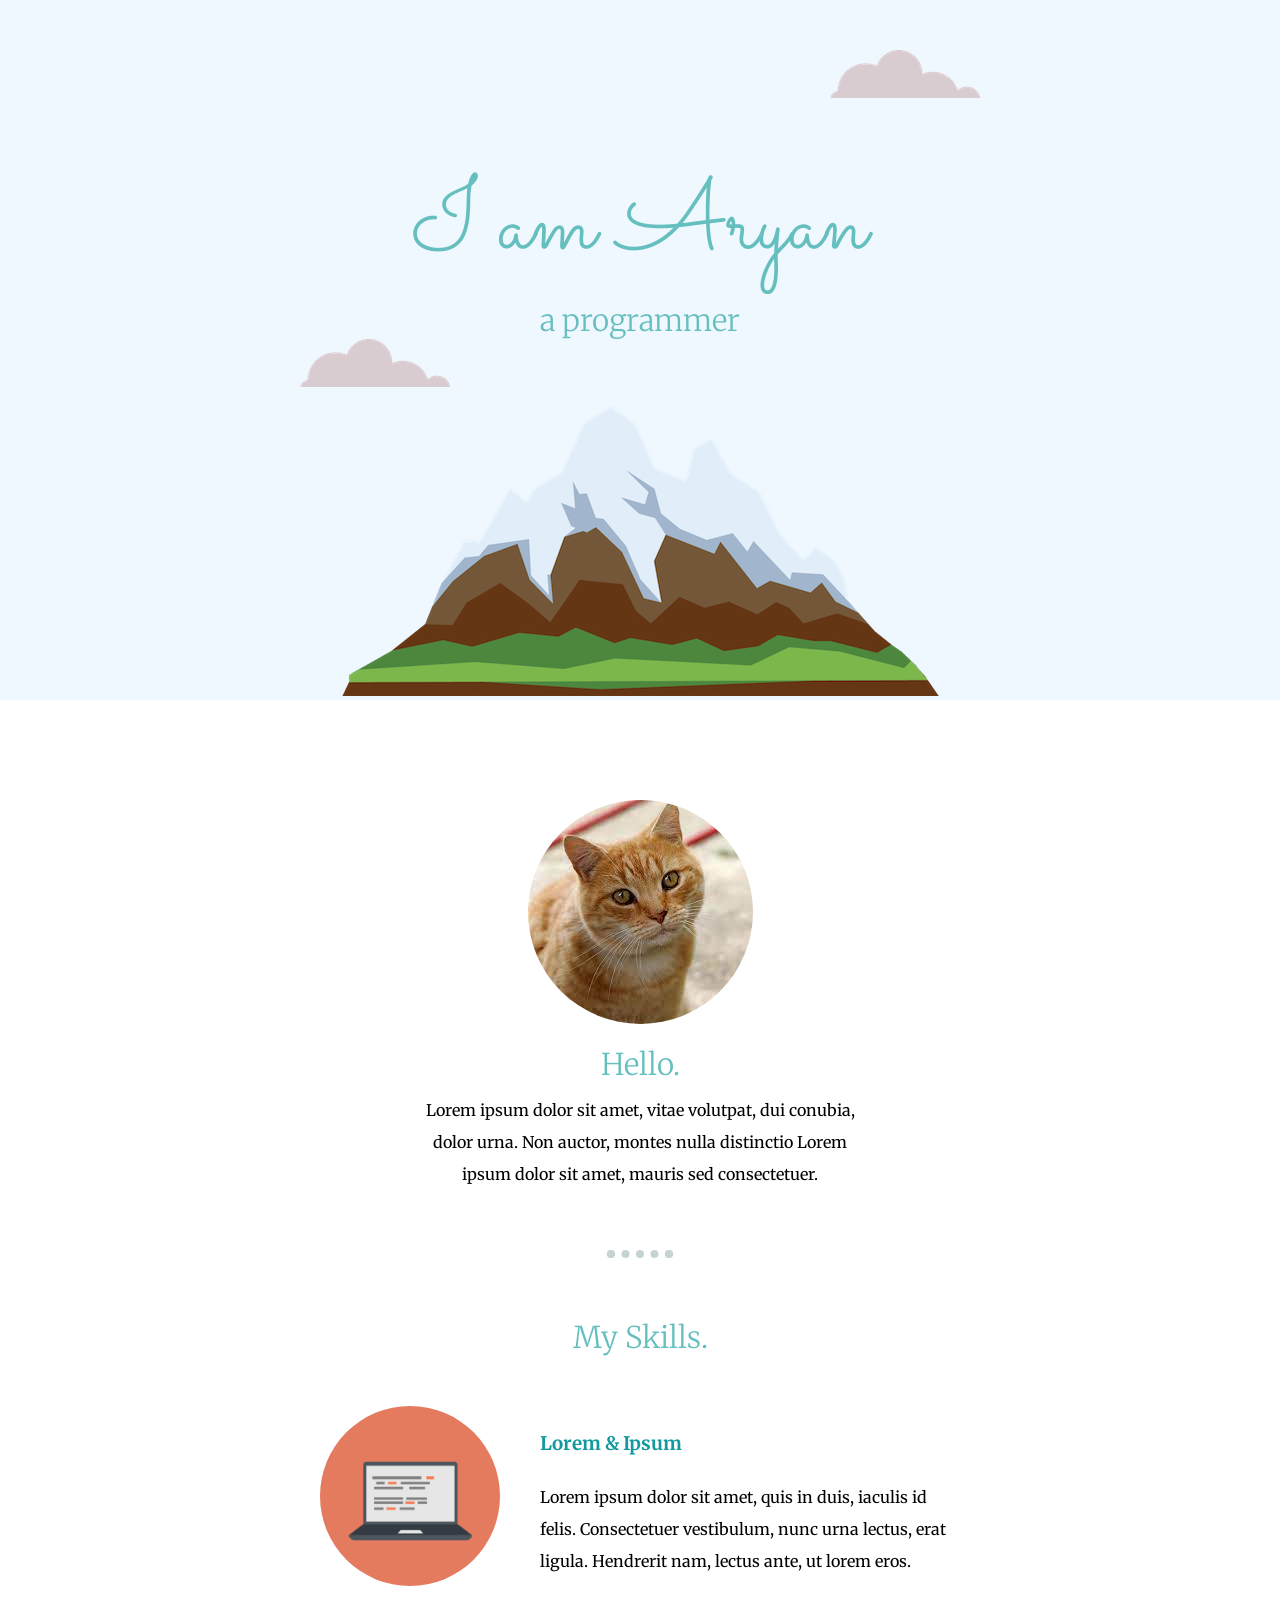
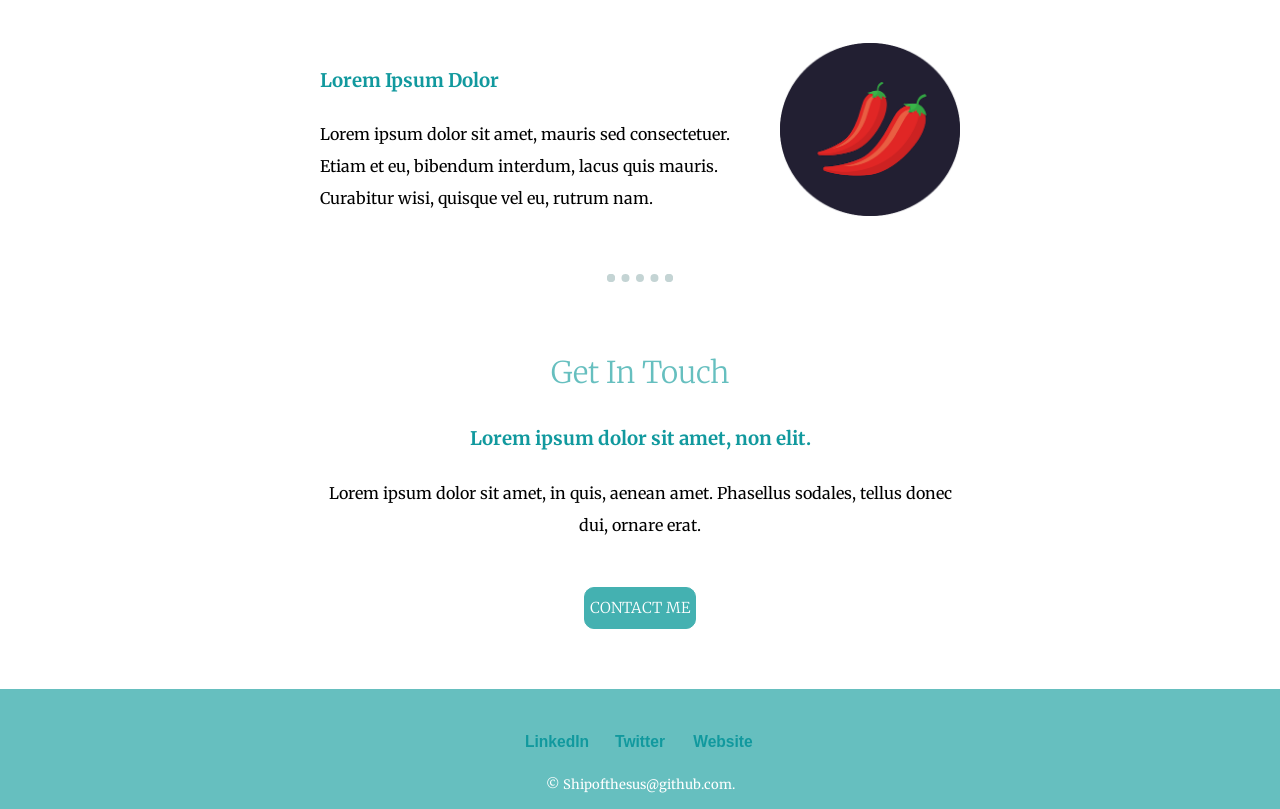
<file: index.html>
<!DOCTYPE html>
<html lang="en">
<head>
    <meta charset="UTF-8">
    <meta http-equiv="X-UA-Compatible" content="IE=edge">
    <meta name="viewport" content="width=device-width, initial-scale=1.0">
    <title>Aryan Gupta</title>
    <link rel="stylesheet" href="css/style.css">
    <link rel="icon" href="images/favicon.ico">
    <link href="https://fonts.googleapis.com/css2?family=Merriweather&family=Sacramento&display=swap" rel="stylesheet">

</head>
<body>
    <div class="upperblock">
        <img class="cloud1" src="images/cloud.png" alt="clouds">
        <h1>I am Aryan</h1>
        <h2>a programmer</h2>
        <img class="cloud2" src="images/cloud.png" alt="clouds">
        <img class="mountain" src="images/mountain.png">


    </div>
    <div class="middle-container">
        <div class="profile">
          <img style="border-radius: 100%;" src="images/cat.png" alt="cat">
          <h2>Hello.</h2>
          <p class="intro">Lorem ipsum dolor sit amet, vitae volutpat, dui conubia, dolor urna. Non auctor, montes nulla distinctio Lorem ipsum dolor sit amet, mauris sed consectetuer.</p>
        </div>
        <hr>
        <div class="skills">
          <h2>My Skills.</h2>
          <div class="skill-row">
            <img class="computer" src="images/computer.png" alt="computer">
            <h3>Lorem & Ipsum</h3>
            <p>Lorem ipsum dolor sit amet, quis in duis, iaculis id felis. Consectetuer vestibulum, nunc urna lectus, erat ligula. Hendrerit nam, lectus ante, ut lorem eros.</p>
          </div>
          <div class="skill-row">
            <img class="chillies" src="images/chillies.png" alt="chillies">
            <h3>Lorem Ipsum Dolor</h3>
            <p>Lorem ipsum dolor sit amet, mauris sed consectetuer. Etiam et eu, bibendum interdum, lacus quis mauris. Curabitur wisi, quisque vel eu, rutrum nam.</p>
          </div>
        </div>
        <hr>
        <div class="contact-me">
          <h2>Get In Touch</h2>
          <h3>Lorem ipsum dolor sit amet, non elit.</h3>
          <p>Lorem ipsum dolor sit amet, in quis, aenean amet. Phasellus sodales, tellus donec dui, ornare erat.</p>
          <a class="btn" href="Aryang60923@email.com">CONTACT ME</a>
        </div>
      </div>
      
      
      <div class="bottom-container">
        <a class="footer-link" href="https://www.linkedin.com/">LinkedIn</a>
        <a class="footer-link" href="https://twitter.com/">Twitter</a>
        <a class="footer-link" href="https://www.appbrewery.co/">Website</a>
        <a class="githublink" href="https://github.com/shipofthesus">© Shipofthesus@github.com.</a>
      </div>
      
    
</body>
</html>
</file>
<file: css/style.css>
body{
    margin: 0px 0px 0px 0px;
    text-align: center;
    font-family: 'Merriweather', sans-serif;
}
h1{
    color: #66BFBF;
    font-size: 100px;
    font-family: 'Sacramento', cursive;
    margin-bottom: 0;
    margin-top: 5px;
    font-weight: normal;
    
}
hr{
    color: #c4d4d4;
    border-style: dotted;
    border-top: 0;
    border-width: 8px;
    width: 50px;
    margin: 60px auto;  
      
}


h2{
    font-weight: lighter;
    font-size: 30px;
    color: #66BFBF;
    text-align: center;
    display: block;
    margin:0;

}
h3{
    color: #11999E;

}
p{
    display: block;
    margin-top: 2px;
}

.upperblock{
    background-color: aliceblue;
    margin: 0;
    position: relative;
    padding-top: 150px;
}
.intro{
    width: 70%;
    margin: auto;
}

.cloud1{
    position: absolute;
    top: 50px;
    right: 300px;
}
.cloud2{
    position: absolute;
    bottom: 50;
    left: 300px;
}
.mountain{


}
.middle-container{
    margin-top: 100px;
    margin-bottom: 30px;
    margin-left: auto;
    margin-right: auto;

}
.profile{

    text-align: center;
    line-height: 2;
    width: 50%;
    margin-left: auto;
    margin-right: auto;

}
.computer{
    margin-right: 40px;
    width: 180px;
    float: left;
    border-radius: 100%;
}
.skills{
    padding: 0 ,auto;


}
.skill-row{
    text-align: left;
    width: 50%;
    margin:auto;
    line-height: 2;
    padding-top: 50px;
    padding-left: auto;
    padding-right: auto;
    padding-bottom: 0%;


}
.contact-me{
    line-height: 2;
    width: 50%;
    margin: auto;

}
.btn{
    display: block;
    margin: 30px;
    text-decoration: none;
    -webkit-border-radius: 10px;
    -moz-border-radius: 10px;
    border-radius: 10px;
    color: #FFFFFF;
    font-family: 'Merriweather', serif;
    font-size: 15px;
    font-weight: lighter;
    padding-top: 5px;
    padding-left: 5px;
    padding-right: 5px;
    padding-bottom: 5px;
    background-color: #44B1B1;
    border: solid #44B1B1 1px;
    text-decoration: none;
    display: inline-block;
    cursor: pointer;
    text-align: center;
}
     
.btn:hover {
    background: #C4D4D4;
    border: solid #C4D4D4 1px;
    -webkit-border-radius: 10px;
    -moz-border-radius: 10px;
    border-radius: 10px;
    text-decoration: none;
}

.chillies{
    margin-left: 40px;
    float: right;
    width: 180px;
}

.bottom-container{

    background-color: #66BFBF;
    color: #EAF6F6;
    font-size: small;
    height: 60px;
    margin:30px 0px 0px 0px;
    padding: 30px;
    line-height: 3;


}
.footer-link{
    color: #11999E;
    font-size: larger;
    font-family: Arial, Helvetica, sans-serif;
    font-weight: bold;
    text-decoration: none;
    display: inline-block;
    width: 80px;


}
a:hover{
    color: #FFFFFF;
    text-decoration: none;

}
.githublink{
    color:white;
    display: block;
    text-decoration: none;
    font-family:'Merriweather', serif;
    
}
.githublink:hover{
    color: blue;
}
</file>
